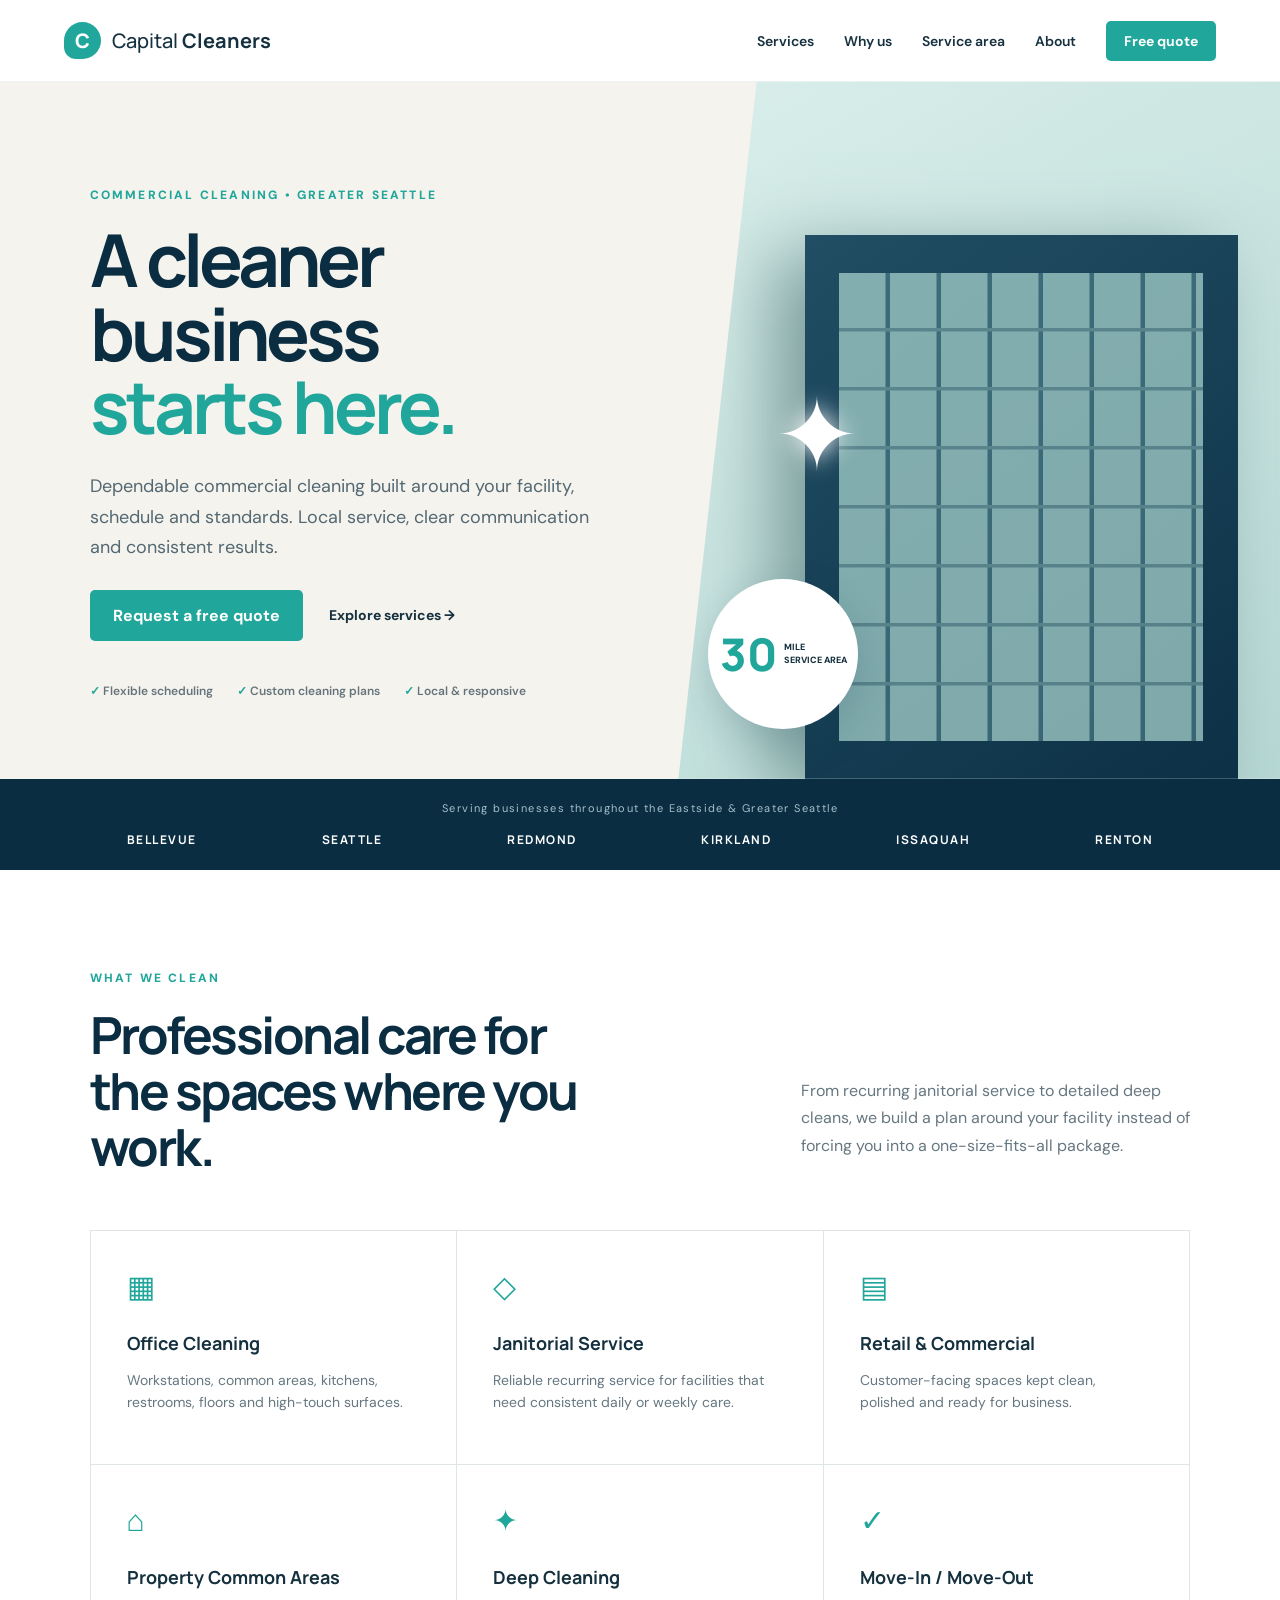
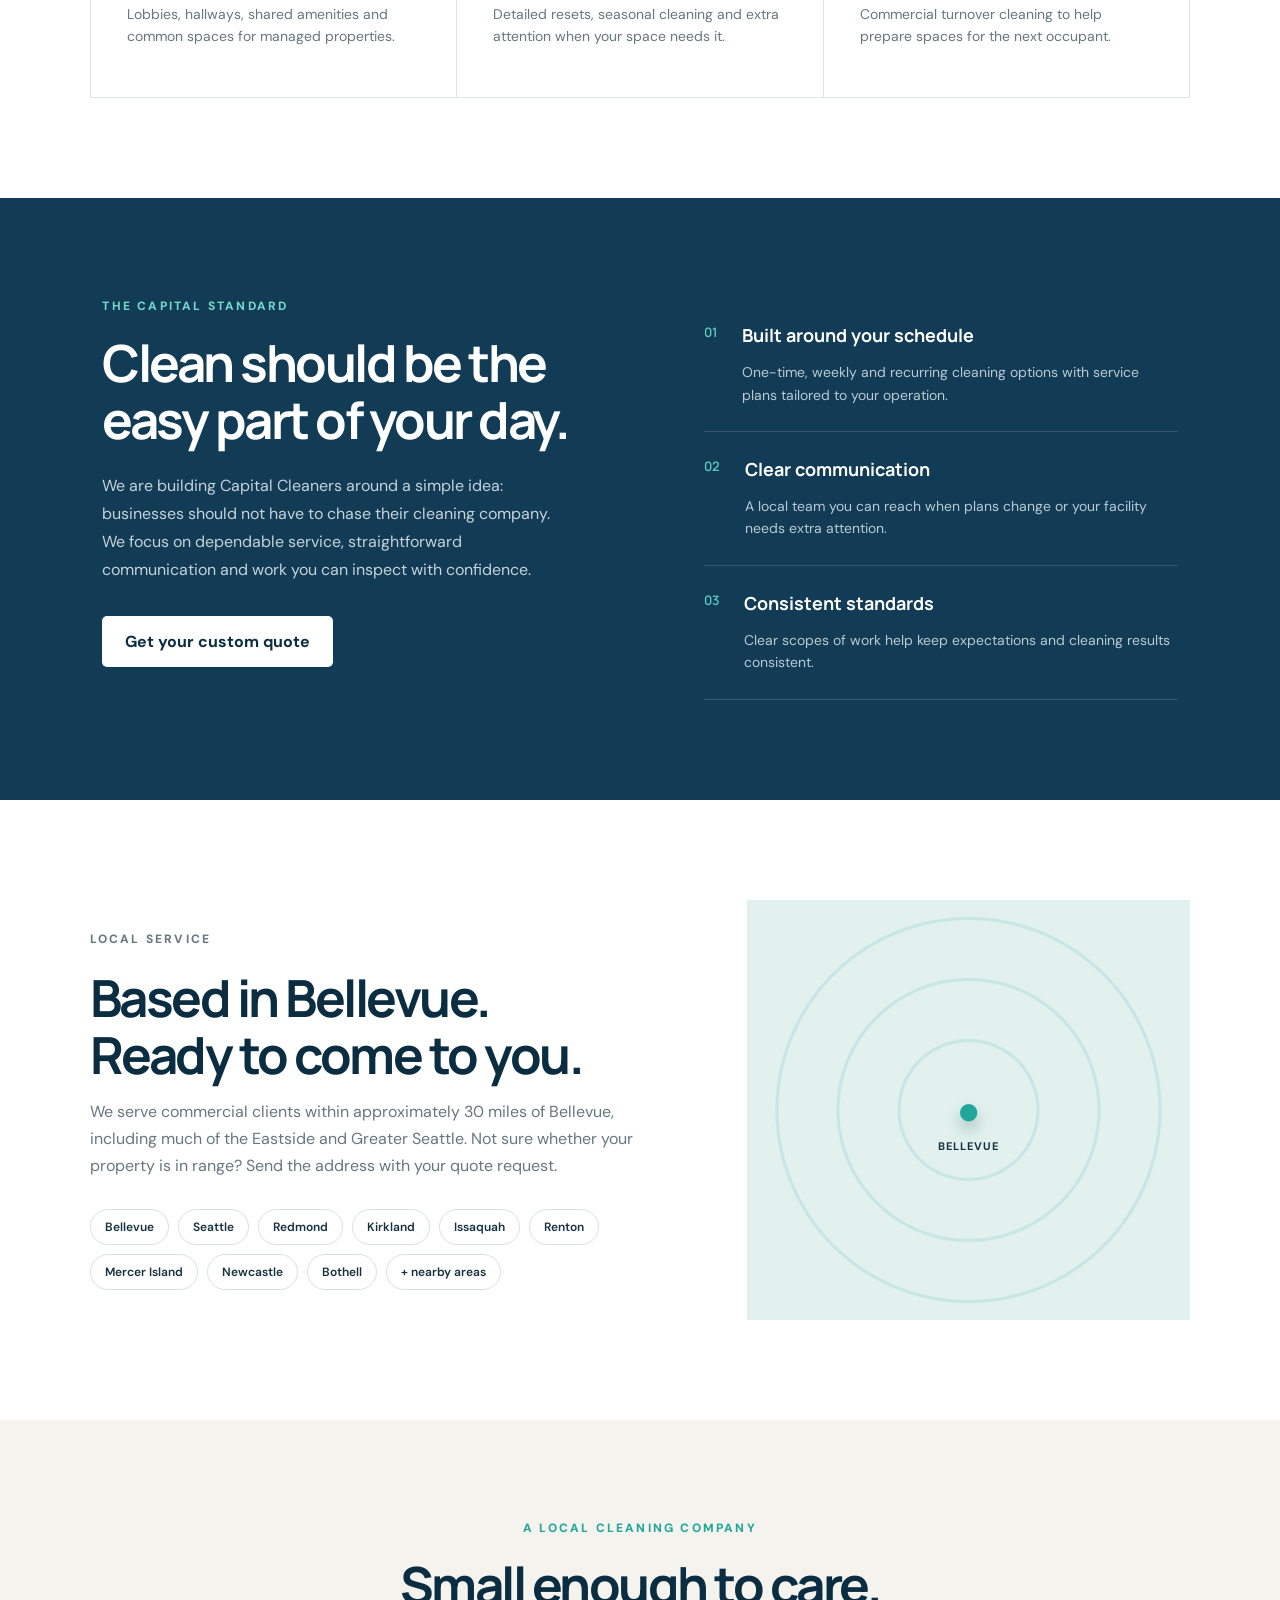
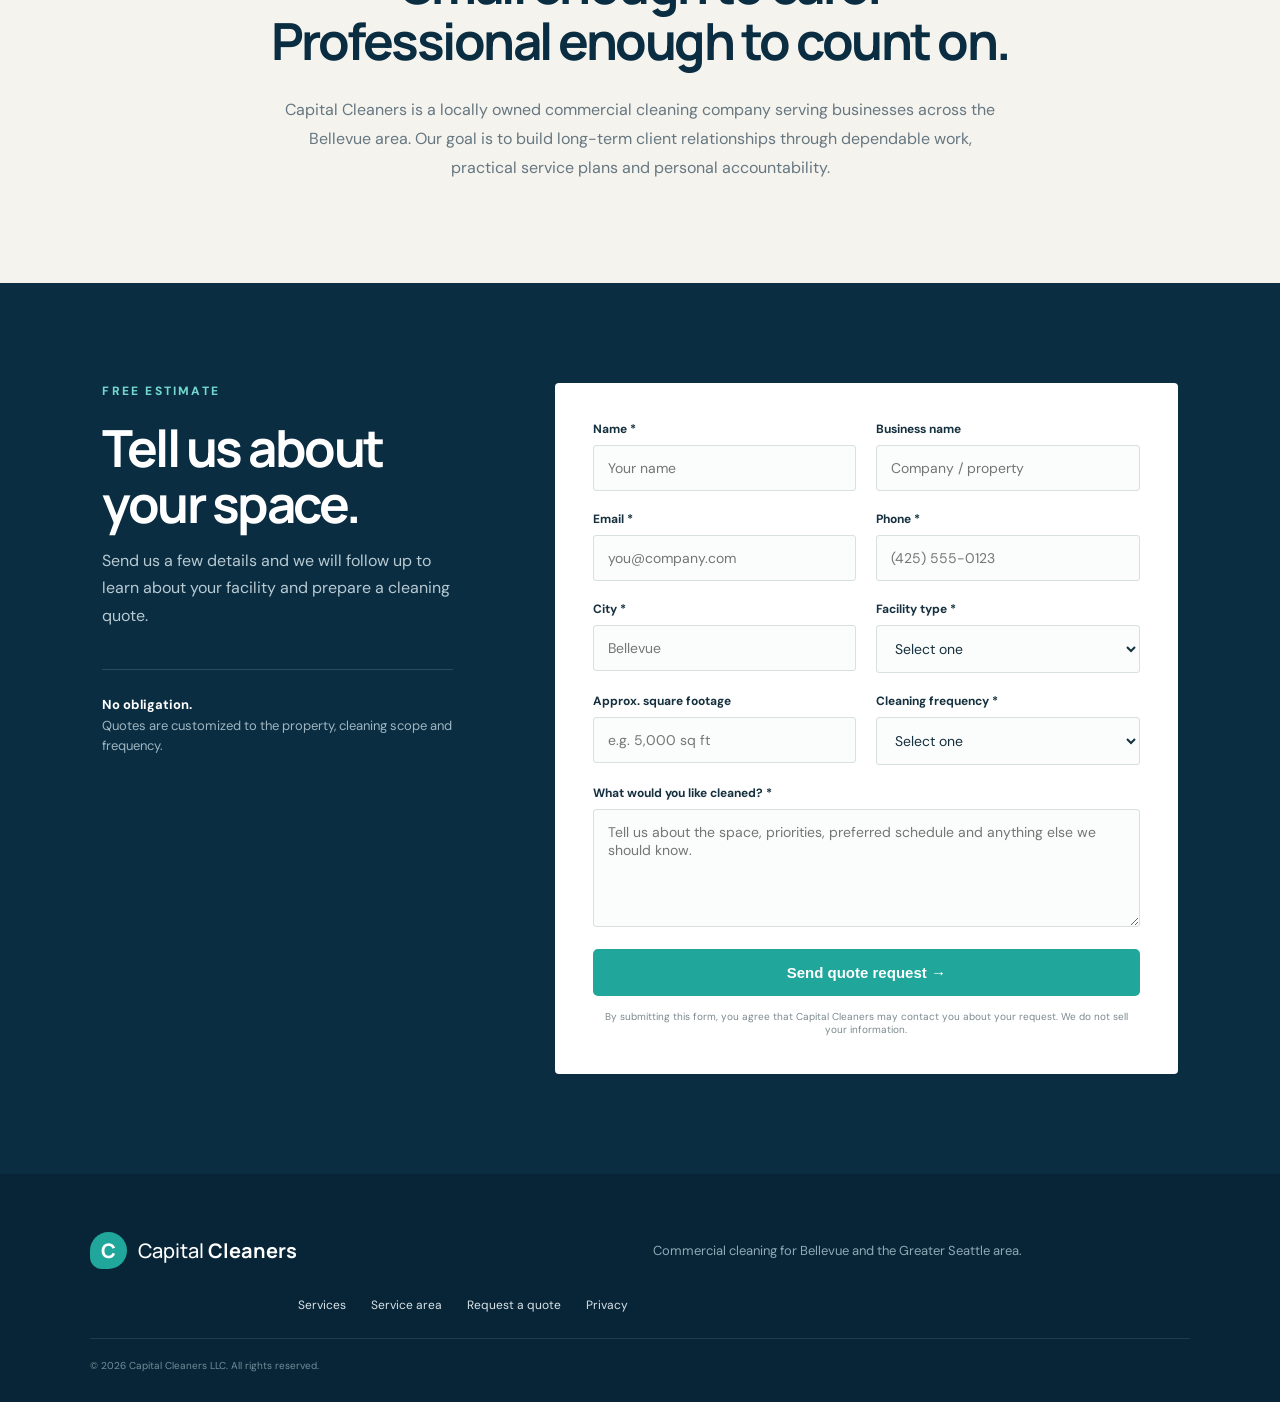
<file: index.html>
<!doctype html>
<html lang="en">
<head>
<meta charset="utf-8"><meta name="viewport" content="width=device-width,initial-scale=1">
<title>Capital Cleaners | Commercial Cleaning in Bellevue & Greater Seattle</title>
<meta name="description" content="Reliable commercial cleaning and janitorial services for offices, retail, property managers and businesses within about 30 miles of Bellevue, Washington. Request a free quote from Capital Cleaners.">
<meta name="theme-color" content="#123b55">
<link rel="icon" href="/favicon.svg" type="image/svg+xml">
<link rel="canonical" href="https://capitalcleanerswa.com/">
<meta property="og:title" content="Capital Cleaners | A Cleaner Business Starts Here">
<meta property="og:description" content="Professional commercial cleaning across Bellevue and the Greater Seattle area. Request a free quote.">
<meta property="og:url" content="https://capitalcleanerswa.com/">
<link rel="stylesheet" href="styles.css">
<script type="application/ld+json">{"@context":"https://schema.org","@type":"LocalBusiness","name":"Capital Cleaners","url":"https://capitalcleanerswa.com/","description":"Commercial cleaning and janitorial services serving Bellevue and the Greater Seattle area.","areaServed":["Bellevue, WA","Seattle, WA","Redmond, WA","Kirkland, WA","Renton, WA","Issaquah, WA"],"priceRange":"$$"}</script>
</head>
<body>
<header class="nav"><a class="brand" href="#top" aria-label="Capital Cleaners home"><span class="mark">C</span><span>Capital <b>Cleaners</b></span></a><button class="menu" aria-label="Open navigation">☰</button><nav><a href="#services">Services</a><a href="#why">Why us</a><a href="#areas">Service area</a><a href="#about">About</a><a class="btn small" href="#quote">Free quote</a></nav></header>
<main id="top">
<section class="hero"><div class="hero-copy"><p class="eyebrow">COMMERCIAL CLEANING • GREATER SEATTLE</p><h1>A cleaner business<br><em>starts here.</em></h1><p class="lead">Dependable commercial cleaning built around your facility, schedule and standards. Local service, clear communication and consistent results.</p><div class="actions"><a class="btn" href="#quote">Request a free quote</a><a class="text-link" href="#services">Explore services →</a></div><div class="trust"><span>✓ Flexible scheduling</span><span>✓ Custom cleaning plans</span><span>✓ Local & responsive</span></div></div><div class="hero-art" aria-hidden="true"><div class="building"><div class="windows"></div><div class="shine">✦</div></div><div class="badge"><strong>30</strong><span>MILE<br>SERVICE AREA</span></div></div></section>
<section class="strip"><p>Serving businesses throughout the Eastside & Greater Seattle</p><div><span>BELLEVUE</span><span>SEATTLE</span><span>REDMOND</span><span>KIRKLAND</span><span>ISSAQUAH</span><span>RENTON</span></div></section>
<section id="services" class="section"><div class="section-head"><div><p class="eyebrow">WHAT WE CLEAN</p><h2>Professional care for<br>the spaces where you work.</h2></div><p>From recurring janitorial service to detailed deep cleans, we build a plan around your facility instead of forcing you into a one-size-fits-all package.</p></div><div class="cards"><article><span class="icon">▦</span><h3>Office Cleaning</h3><p>Workstations, common areas, kitchens, restrooms, floors and high-touch surfaces.</p></article><article><span class="icon">◇</span><h3>Janitorial Service</h3><p>Reliable recurring service for facilities that need consistent daily or weekly care.</p></article><article><span class="icon">▤</span><h3>Retail & Commercial</h3><p>Customer-facing spaces kept clean, polished and ready for business.</p></article><article><span class="icon">⌂</span><h3>Property Common Areas</h3><p>Lobbies, hallways, shared amenities and common spaces for managed properties.</p></article><article><span class="icon">✦</span><h3>Deep Cleaning</h3><p>Detailed resets, seasonal cleaning and extra attention when your space needs it.</p></article><article><span class="icon">✓</span><h3>Move-In / Move-Out</h3><p>Commercial turnover cleaning to help prepare spaces for the next occupant.</p></article></div></section>
<section id="why" class="why"><div><p class="eyebrow light">THE CAPITAL STANDARD</p><h2>Clean should be the<br>easy part of your day.</h2><p>We are building Capital Cleaners around a simple idea: businesses should not have to chase their cleaning company. We focus on dependable service, straightforward communication and work you can inspect with confidence.</p><a class="btn white" href="#quote">Get your custom quote</a></div><div class="points"><article><b>01</b><div><h3>Built around your schedule</h3><p>One-time, weekly and recurring cleaning options with service plans tailored to your operation.</p></div></article><article><b>02</b><div><h3>Clear communication</h3><p>A local team you can reach when plans change or your facility needs extra attention.</p></div></article><article><b>03</b><div><h3>Consistent standards</h3><p>Clear scopes of work help keep expectations and cleaning results consistent.</p></div></article></div></section>
<section id="areas" class="section area"><div><p class="eyebrow">LOCAL SERVICE</p><h2>Based in Bellevue.<br>Ready to come to you.</h2><p>We serve commercial clients within approximately 30 miles of Bellevue, including much of the Eastside and Greater Seattle. Not sure whether your property is in range? Send the address with your quote request.</p><div class="chips"><span>Bellevue</span><span>Seattle</span><span>Redmond</span><span>Kirkland</span><span>Issaquah</span><span>Renton</span><span>Mercer Island</span><span>Newcastle</span><span>Bothell</span><span>+ nearby areas</span></div></div><div class="map-card"><div class="rings"><span class="pin">●</span><strong>BELLEVUE</strong></div></div></section>
<section id="about" class="about"><p class="eyebrow">A LOCAL CLEANING COMPANY</p><h2>Small enough to care.<br>Professional enough to count on.</h2><p>Capital Cleaners is a locally owned commercial cleaning company serving businesses across the Bellevue area. Our goal is to build long-term client relationships through dependable work, practical service plans and personal accountability.</p></section>
<section id="quote" class="quote"><div class="quote-intro"><p class="eyebrow light">FREE ESTIMATE</p><h2>Tell us about<br>your space.</h2><p>Send us a few details and we will follow up to learn about your facility and prepare a cleaning quote.</p><div class="quote-note"><strong>No obligation.</strong><br>Quotes are customized to the property, cleaning scope and frequency.</div></div><form id="quoteForm" action="https://formsubmit.co/jorisaac247@gmail.com" method="POST"><input type="hidden" name="_subject" value="New Capital Cleaners quote request"><input type="hidden" name="_template" value="table"><input type="hidden" name="_next" value="https://capitalcleanerswa.com/thanks.html"><input type="hidden" name="_url" value="https://capitalcleanerswa.com/#quote"><input type="text" name="_honey" class="hidden" tabindex="-1" autocomplete="off"><div class="grid"><label>Name *<input name="name" required autocomplete="name" placeholder="Your name"></label><label>Business name<input name="business" autocomplete="organization" placeholder="Company / property"></label><label>Email *<input type="email" name="email" required autocomplete="email" placeholder="you@company.com"></label><label>Phone *<input type="tel" name="phone" required autocomplete="tel" placeholder="(425) 555-0123"></label><label>City *<input name="city" required placeholder="Bellevue"></label><label>Facility type *<select name="facility_type" required><option value="">Select one</option><option>Office</option><option>Retail</option><option>Property / common areas</option><option>Medical / professional office</option><option>Warehouse / light industrial</option><option>Other commercial space</option></select></label><label>Approx. square footage<input name="square_footage" placeholder="e.g. 5,000 sq ft"></label><label>Cleaning frequency *<select name="frequency" required><option value="">Select one</option><option>One-time</option><option>Weekly</option><option>2–3 times per week</option><option>4–5 times per week</option><option>Not sure yet</option></select></label></div><label>What would you like cleaned? *<textarea name="details" required rows="5" placeholder="Tell us about the space, priorities, preferred schedule and anything else we should know."></textarea></label><button class="btn submit" type="submit">Send quote request →</button><p class="fine">By submitting this form, you agree that Capital Cleaners may contact you about your request. We do not sell your information.</p></form></section>
</main>
<footer><a class="brand" href="#top"><span class="mark">C</span><span>Capital <b>Cleaners</b></span></a><p>Commercial cleaning for Bellevue and the Greater Seattle area.</p><div class="footer-links"><a href="#services">Services</a><a href="#areas">Service area</a><a href="#quote">Request a quote</a><a href="privacy.html">Privacy</a></div><small>© <span id="year"></span> Capital Cleaners LLC. All rights reserved.</small></footer>
<script src="script.js"></script>
</body></html>
</file>
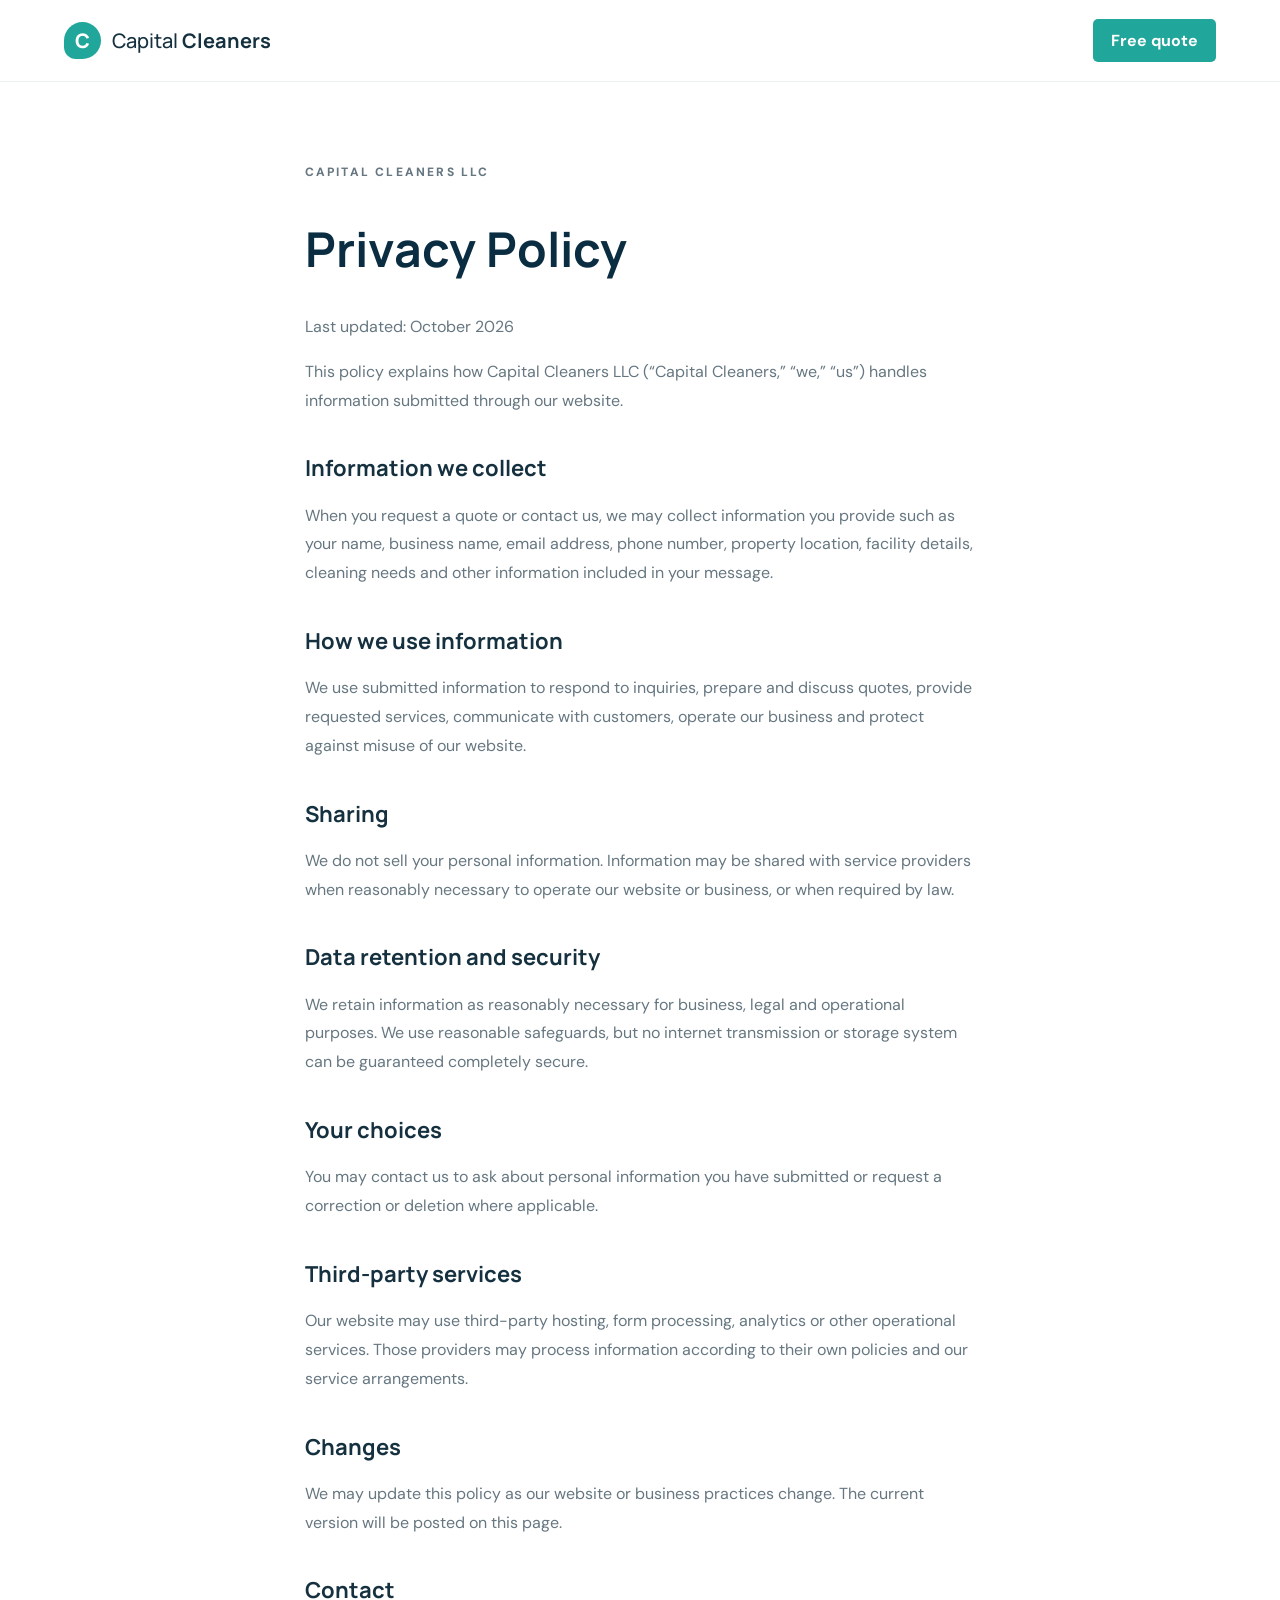
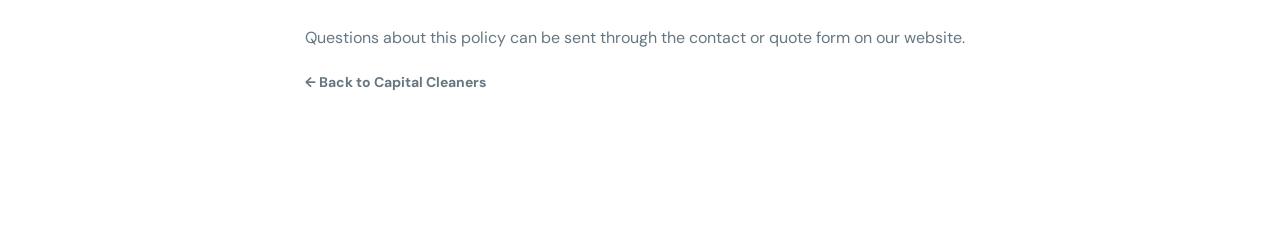
<file: privacy.html>
<!doctype html><html lang="en"><head><meta charset="utf-8"><meta name="viewport" content="width=device-width,initial-scale=1"><title>Privacy Policy | Capital Cleaners</title><link rel="stylesheet" href="styles.css"><style>.legal{max-width:850px;margin:auto;padding:80px 7vw 120px}.legal h1{font-size:48px;color:var(--deep)}.legal h2{font-size:22px;margin-top:38px}.legal p,.legal li{line-height:1.8;color:var(--muted)}</style></head><body><header class="nav"><a class="brand" href="index.html"><span class="mark">C</span><span>Capital <b>Cleaners</b></span></a><a class="btn small" href="index.html#quote">Free quote</a></header><main class="legal"><p class="eyebrow">CAPITAL CLEANERS LLC</p><h1>Privacy Policy</h1><p>Last updated: October 2026</p><p>This policy explains how Capital Cleaners LLC (“Capital Cleaners,” “we,” “us”) handles information submitted through our website.</p><h2>Information we collect</h2><p>When you request a quote or contact us, we may collect information you provide such as your name, business name, email address, phone number, property location, facility details, cleaning needs and other information included in your message.</p><h2>How we use information</h2><p>We use submitted information to respond to inquiries, prepare and discuss quotes, provide requested services, communicate with customers, operate our business and protect against misuse of our website.</p><h2>Sharing</h2><p>We do not sell your personal information. Information may be shared with service providers when reasonably necessary to operate our website or business, or when required by law.</p><h2>Data retention and security</h2><p>We retain information as reasonably necessary for business, legal and operational purposes. We use reasonable safeguards, but no internet transmission or storage system can be guaranteed completely secure.</p><h2>Your choices</h2><p>You may contact us to ask about personal information you have submitted or request a correction or deletion where applicable.</p><h2>Third-party services</h2><p>Our website may use third-party hosting, form processing, analytics or other operational services. Those providers may process information according to their own policies and our service arrangements.</p><h2>Changes</h2><p>We may update this policy as our website or business practices change. The current version will be posted on this page.</p><h2>Contact</h2><p>Questions about this policy can be sent through the contact or quote form on our website.</p><p><a class="text-link" href="index.html">← Back to Capital Cleaners</a></p></main></body></html>
</file>
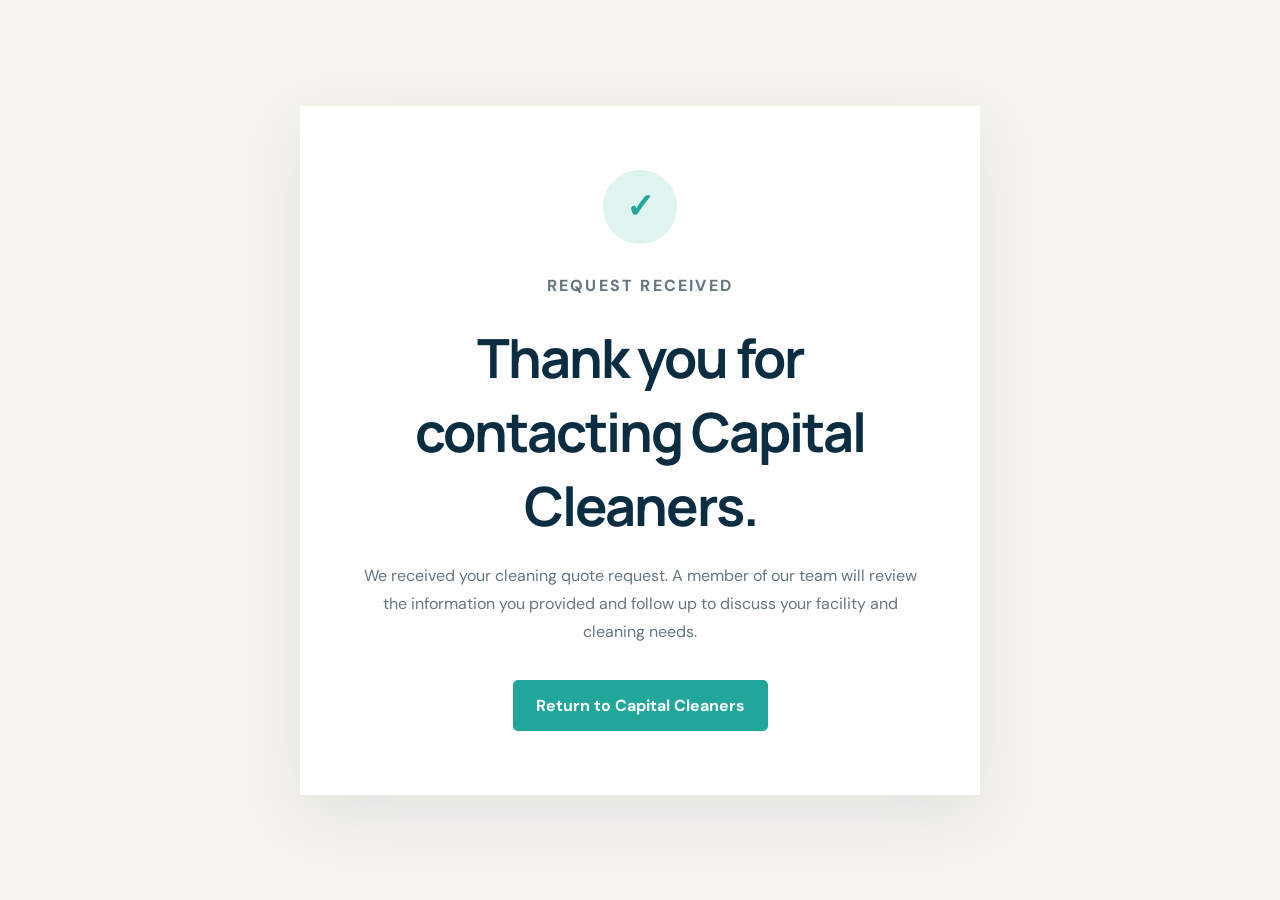
<file: thanks.html>
<!doctype html><html lang="en"><head><meta charset="utf-8"><meta name="viewport" content="width=device-width,initial-scale=1"><title>Quote Request Received | Capital Cleaners</title><meta name="robots" content="noindex"><meta name="theme-color" content="#123b55"><link rel="icon" href="/favicon.svg" type="image/svg+xml"><link rel="stylesheet" href="styles.css"><style>.thanks{min-height:100vh;background:var(--cream);display:grid;place-items:center;padding:40px 20px}.thanks-card{max-width:680px;background:#fff;padding:64px 56px;text-align:center;box-shadow:0 20px 60px #123b5514}.check{width:74px;height:74px;border-radius:50%;background:var(--mint);color:var(--teal);display:grid;place-items:center;margin:0 auto 28px;font-size:34px;font-weight:800}.thanks h1{font-size:clamp(36px,5vw,54px);letter-spacing:-2px;color:var(--deep);margin:0 0 20px}.thanks p{color:var(--muted);line-height:1.75;font-size:16px}.thanks .btn{margin-top:18px}@media(max-width:560px){.thanks-card{padding:45px 24px}}</style></head><body><main class="thanks"><section class="thanks-card"><div class="check">✓</div><p class="eyebrow">REQUEST RECEIVED</p><h1>Thank you for contacting Capital Cleaners.</h1><p>We received your cleaning quote request. A member of our team will review the information you provided and follow up to discuss your facility and cleaning needs.</p><a class="btn" href="/">Return to Capital Cleaners</a></section></main></body></html>
</file>
<file: styles.css>
@import url('https://fonts.googleapis.com/css2?family=DM+Sans:wght@400;500;600;700&family=Manrope:wght@400;500;600;700;800&display=swap');
:root{--navy:#123b55;--deep:#0a2d42;--teal:#20a69a;--mint:#dff4ef;--cream:#f5f3ed;--ink:#15303e;--muted:#667781;--white:#fff;--line:#dfe5e5}*{box-sizing:border-box}html{scroll-behavior:smooth}body{margin:0;color:var(--ink);font-family:'DM Sans',sans-serif;background:#fff}h1,h2,h3,.brand{font-family:'Manrope',sans-serif}a{color:inherit;text-decoration:none}.nav{height:82px;padding:0 max(5vw,24px);display:flex;align-items:center;justify-content:space-between;background:#fff;position:sticky;top:0;z-index:20;border-bottom:1px solid #eef1f1}.brand{display:flex;align-items:center;gap:11px;font-size:20px;font-weight:500}.mark{width:37px;height:37px;border-radius:50% 50% 50% 12px;background:var(--teal);display:grid;place-items:center;color:#fff;font-weight:800}.nav nav{display:flex;align-items:center;gap:30px;font-size:14px;font-weight:600}.nav nav>a:not(.btn):hover{color:var(--teal)}.btn{display:inline-flex;justify-content:center;align-items:center;background:var(--teal);color:#fff;padding:15px 23px;border-radius:5px;font-weight:700;border:0;cursor:pointer;transition:.2s}.btn:hover{transform:translateY(-2px);filter:brightness(.95)}.btn.small{padding:11px 18px}.menu{display:none;background:none;border:0;font-size:25px}.hero{min-height:650px;display:grid;grid-template-columns:1.06fr .94fr;background:var(--cream);overflow:hidden}.hero-copy{padding:105px 7vw 80px}.eyebrow{font-size:12px;letter-spacing:2.2px;font-weight:800;color:var(--teal);margin:0 0 20px}.hero h1{font-size:clamp(48px,5.7vw,82px);line-height:1.01;letter-spacing:-4px;margin:0;color:var(--deep)}.hero h1 em{font-style:normal;color:var(--teal)}.lead{max-width:600px;font-size:18px;line-height:1.7;color:#536872;margin:27px 0}.actions{display:flex;gap:26px;align-items:center}.text-link{font-weight:700;font-size:14px}.trust{display:flex;gap:24px;margin-top:42px;font-size:12px;font-weight:600;color:#65747c}.trust span::first-letter{color:var(--teal)}.hero-art{position:relative;background:linear-gradient(150deg,#d9eeea,#b7d8d4);min-height:540px;clip-path:polygon(13% 0,100% 0,100% 100%,0 100%)}.building{position:absolute;right:7%;bottom:0;width:72%;height:78%;background:linear-gradient(145deg,#214e64,#0d3146);box-shadow:-30px 20px 70px #799b9a}.windows{position:absolute;inset:7% 8%;background:repeating-linear-gradient(0deg,transparent 0 55px,#6f9a9e 56px 59px),repeating-linear-gradient(90deg,#a5d0cb 0 46px,#477783 47px 51px);opacity:.75}.shine{position:absolute;left:-30px;top:25%;font-size:100px;color:white;text-shadow:0 0 25px white}.badge{position:absolute;bottom:50px;left:5%;width:150px;height:150px;background:white;border-radius:50%;display:flex;align-items:center;justify-content:center;gap:7px;box-shadow:0 15px 40px #17475a33}.badge strong{font:800 45px Manrope;color:var(--teal)}.badge span{font-size:9px;line-height:1.4;font-weight:800}.strip{background:var(--deep);color:#fff;padding:22px 6vw;text-align:center}.strip p{font-size:11px;letter-spacing:1.4px;color:#a7c0ca;margin:0 0 16px}.strip div{display:flex;justify-content:space-around;gap:25px;flex-wrap:wrap;font:700 12px Manrope;letter-spacing:1.5px}.section{padding:100px 7vw}.section-head{display:grid;grid-template-columns:1.2fr .8fr;gap:10vw;align-items:end;margin-bottom:55px}.section h2,.why h2,.about h2,.quote h2{font-size:clamp(34px,4vw,54px);letter-spacing:-2.5px;line-height:1.1;margin:0;color:var(--deep)}.section-head>p,.area>div>p{line-height:1.7;color:var(--muted);max-width:550px}.cards{display:grid;grid-template-columns:repeat(3,1fr);border-top:1px solid var(--line);border-left:1px solid var(--line)}.cards article{padding:36px;border-right:1px solid var(--line);border-bottom:1px solid var(--line);min-height:230px}.icon{font-size:30px;color:var(--teal)}.cards h3{margin:25px 0 10px;font-size:18px}.cards p,.points p{color:var(--muted);line-height:1.6;font-size:14px}.why{padding:100px 8vw;background:var(--navy);color:#fff;display:grid;grid-template-columns:1fr 1fr;gap:10vw}.why h2{color:#fff}.why>div>p:not(.eyebrow){line-height:1.75;color:#c5d3da;max-width:560px;margin:25px 0 32px}.light{color:#73d7cd}.white{background:#fff;color:var(--deep)}.points article{display:flex;gap:25px;padding:25px 0;border-bottom:1px solid #ffffff25}.points b{color:#5dc9c0;font:600 13px Manrope}.points h3{margin:0;color:#fff;font-size:18px}.points p{color:#b8cbd3;margin-bottom:0}.area{display:grid;grid-template-columns:1fr .8fr;gap:8vw;align-items:center}.chips{display:flex;flex-wrap:wrap;gap:9px;margin-top:30px}.chips span{padding:9px 14px;border:1px solid #d8e1e2;border-radius:30px;font-size:12px;font-weight:600}.map-card{height:420px;background:#e2f1ee;position:relative;overflow:hidden}.rings{position:absolute;inset:0;display:grid;place-items:center;background:radial-gradient(circle,transparent 0 22%,#1fa69a25 22.5% 23%,transparent 23.5% 42%,#1fa69a25 42.5% 43%,transparent 43.5% 62%,#1fa69a25 62.5% 63%,transparent 63.5%)}.rings strong{position:absolute;top:57%;font-size:11px;letter-spacing:1px}.pin{font-size:40px;color:var(--teal);text-shadow:0 8px 15px #39746d66}.about{background:var(--cream);padding:100px 20vw;text-align:center}.about p:last-child{max-width:720px;margin:28px auto 0;color:var(--muted);line-height:1.8}.quote{background:var(--deep);color:#fff;padding:100px 8vw;display:grid;grid-template-columns:.72fr 1.28fr;gap:8vw}.quote h2{color:#fff}.quote-intro>p:not(.eyebrow){color:#b8cad2;line-height:1.7}.quote-note{margin-top:40px;padding-top:25px;border-top:1px solid #ffffff25;color:#9fb6c0;font-size:13px;line-height:1.6}.quote-note strong{color:#fff}form{background:#fff;color:var(--ink);padding:38px;border-radius:4px}.grid{display:grid;grid-template-columns:1fr 1fr;gap:20px}label{display:flex;flex-direction:column;gap:8px;font-size:12px;font-weight:700}input,select,textarea{width:100%;border:1px solid #d8e0e1;background:#fbfcfc;border-radius:3px;padding:13px 14px;font:14px 'DM Sans';color:var(--ink);outline:none}input:focus,select:focus,textarea:focus{border-color:var(--teal);box-shadow:0 0 0 3px #20a69a15}form>label{margin-top:20px}.submit{width:100%;margin-top:22px;font-size:15px}.fine{font-size:10px;color:#7b898e;text-align:center;margin:14px 0 0}.hidden{position:absolute;left:-9999px}footer{padding:55px 7vw 30px;background:#082537;color:#d8e3e8;display:grid;grid-template-columns:1fr 1fr;gap:25px;align-items:center}footer .brand{color:#fff}footer p{font-size:13px;color:#8faab5}.footer-links{display:flex;justify-content:flex-end;gap:25px;font-size:12px}footer small{grid-column:1/-1;border-top:1px solid #ffffff1a;padding-top:20px;color:#718d99;font-size:10px}
@media(max-width:850px){.nav nav{display:none;position:absolute;top:82px;left:0;right:0;background:#fff;padding:25px;flex-direction:column;border-bottom:1px solid var(--line)}.nav nav.open{display:flex}.menu{display:block}.hero{grid-template-columns:1fr}.hero-copy{padding:75px 7vw}.hero-art{min-height:400px;clip-path:none}.section-head,.why,.area,.quote{grid-template-columns:1fr}.cards{grid-template-columns:1fr 1fr}.about{padding:80px 8vw}.trust{flex-wrap:wrap}.quote{gap:50px}}
@media(max-width:560px){.hero h1{letter-spacing:-2.5px}.hero-copy{padding-top:60px}.cards{grid-template-columns:1fr}.section,.why,.area,.quote{padding:75px 6vw}.grid{grid-template-columns:1fr}form{padding:25px 20px}.actions{align-items:flex-start;flex-direction:column}.footer-links{justify-content:flex-start;flex-wrap:wrap}footer{grid-template-columns:1fr}.trust{gap:12px}.hero-art{min-height:320px}.badge{width:115px;height:115px}.badge strong{font-size:35px}}
</file>
